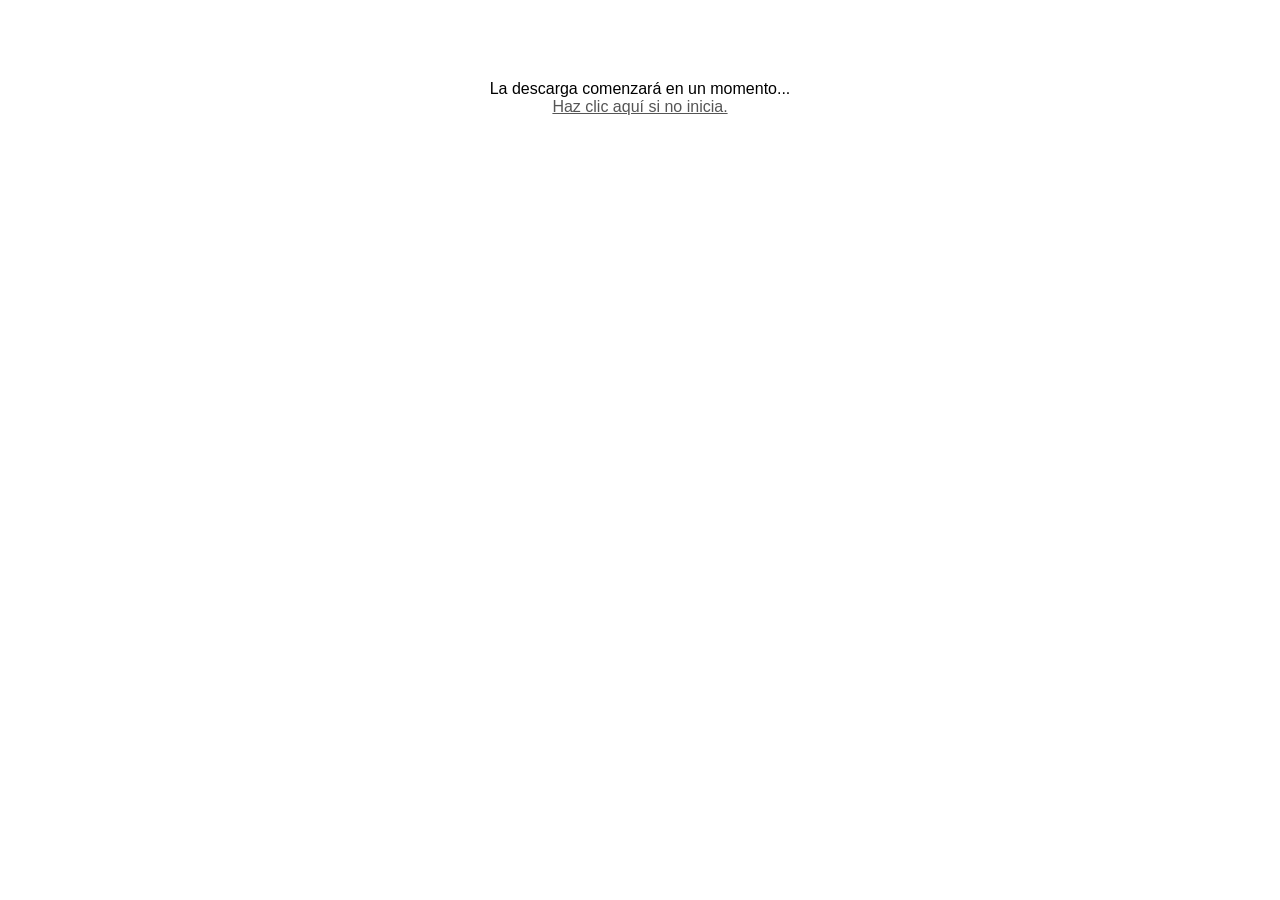
<file: ficha-ec0679.html>
<!DOCTYPE html>
<html lang="es">
<head>
  <meta charset="UTF-8">
  <meta name="viewport" content="width=device-width, initial-scale=1.0">
  <title>Descargando ficha...</title>
  <script>
    window.onload = function () {
      var a = document.createElement('a');
      a.href = 'Ficha Estandar EC0647.pdf';
      a.download = 'Ficha Estandar EC0647.pdf';
      document.body.appendChild(a);
      a.click();
    };
  </script>
</head>
<body>
  <p style="font-family:sans-serif;text-align:center;margin-top:80px;">
    La descarga comenzará en un momento...<br>
    <a href="Ficha Estandar EC0647.pdf" download style="color:#555;">Haz clic aquí si no inicia.</a>
  </p>
</body>
</html>
</file>
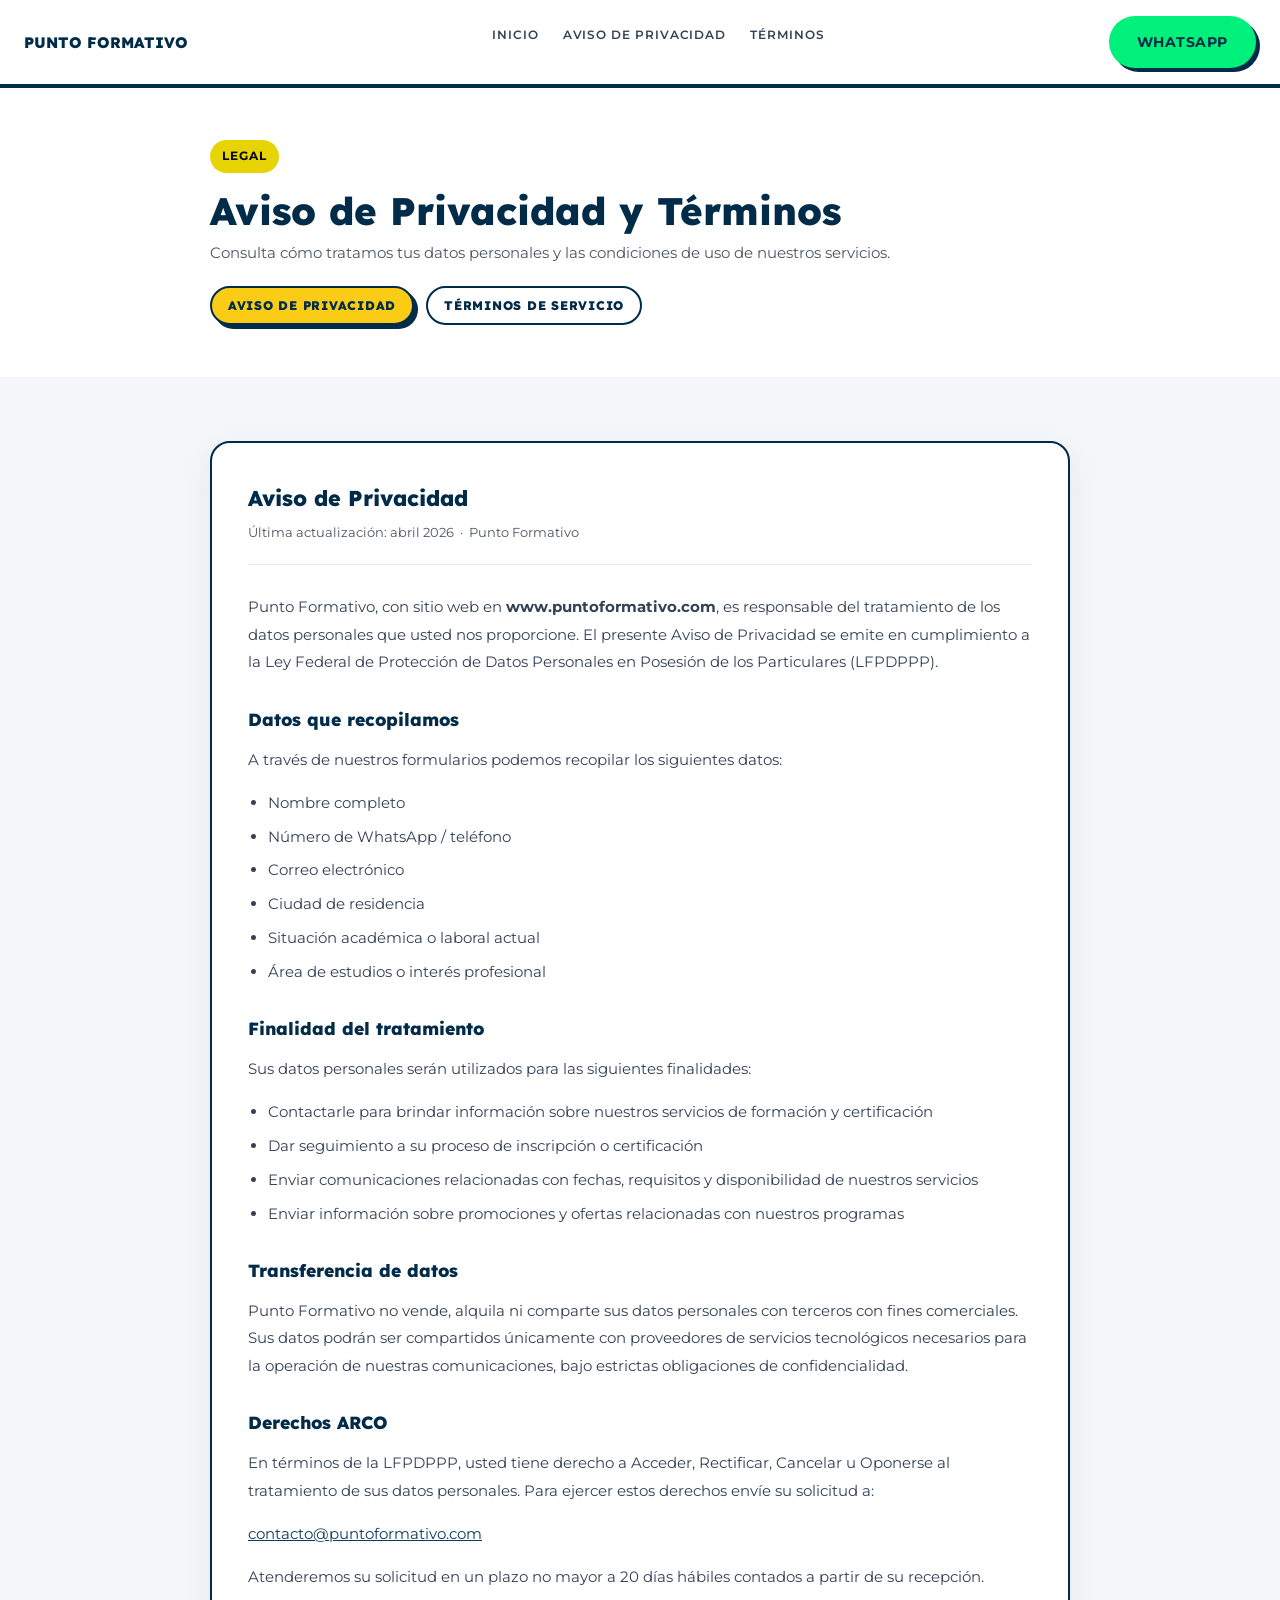
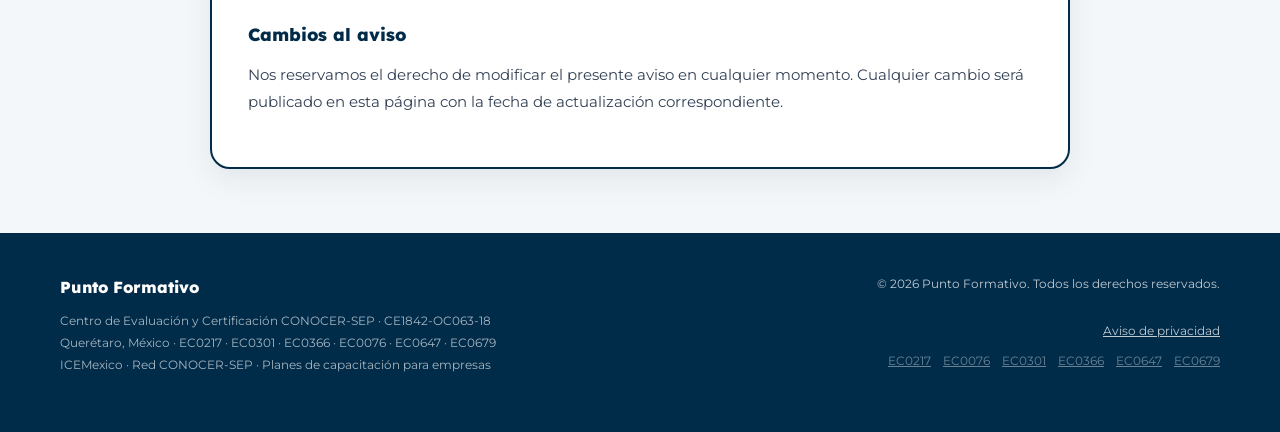
<file: privacidad.html>
<!DOCTYPE html>
<html lang="es-MX">
<head>
  <meta charset="UTF-8" />
  <meta name="viewport" content="width=device-width, initial-scale=1.0"/>
  <meta name="theme-color" content="#002B49" />
  <title>Aviso de Privacidad y Términos | Punto Formativo</title>

  <link rel="preconnect" href="https://fonts.googleapis.com">
  <link rel="preconnect" href="https://fonts.gstatic.com" crossorigin>
  <link href="https://fonts.googleapis.com/css2?family=Lexend:wght@400;700;800&family=Montserrat:wght@300;400;500;600;700&display=swap" rel="stylesheet">
  <style>
    *, *::before, *::after { box-sizing: border-box; margin: 0; padding: 0; }

    :root {
      --azul:#002B49;
      --azul-2:#0b3b61;
      --verde:#00f07c;
      --verde-soft:#e8fff5;
      --amarillo:#facc15;
      --amarillo-claro:#e7d405;
      --gris-fondo:#F4F7F9;
      --gris-texto:#4b5563;
      --gris-linea:#d9e1e7;
      --blanco:#ffffff;
      --shadow-offset:4px 4px 0px #002B49;
      --shadow-soft:0 10px 30px rgba(0,43,73,.10);
      --radius-xl:24px;
      --radius-lg:18px;
      --radius-md:14px;
      --max:1160px;
    }

    body {
      font-family:'Montserrat',sans-serif;
      background:var(--gris-fondo) !important;
      color:var(--azul);
      overflow-x:hidden;
      line-height:1.8;
      font-size:16px;
    }

    h1,h2,h3,h4,.lexend{font-family:'Lexend',sans-serif}
    a{text-decoration:none;color:inherit}

    .container{max-width:var(--max);margin:0 auto;padding:0 1.25rem}
    .section{padding:4rem 0}
    .section-sm{padding:3rem 0}

    .eyebrow{
      display:inline-block;
      font-size:.72rem;
      font-weight:700;
      text-transform:uppercase;
      letter-spacing:.08em;
      color:#050505;
      background:var(--amarillo-claro) !important;
      padding:6px 12px;
      border-radius:999px;
      margin-bottom:1rem;
    }

    .section-title{
      font-size:clamp(1.5rem,4vw,3rem);
      line-height:1.15;
      font-weight:800;
      margin-bottom:.75rem;
      color:var(--azul);
    }
    .section-desc{
      max-width:760px;
      color:var(--gris-texto);
      line-height:1.7;
      font-size:.95rem;
    }

    .btn-primary{
      display:inline-block;
      background:var(--verde) !important;
      color:var(--azul);
      font-weight:700;
      padding:14px 28px;
      border-radius:999px;
      box-shadow:var(--shadow-offset);
      text-transform:uppercase;
      letter-spacing:.04em;
      font-size:.85rem;
      transition:.25s ease;
      border:none;
      cursor:pointer;
      white-space:nowrap;
    }
    .btn-primary:hover{
      transform:translate(-2px,-2px);
      box-shadow:6px 6px 0px #002B49;
    }

    /* ─── NAV (igual que index) ─── */
    .nav{
      position:sticky;
      top:0;
      z-index:1000;
      display:flex;
      justify-content:space-between;
      align-items:center;
      gap:1rem;
      padding:1rem 1.5rem;
      background:rgba(255,255,255,.95);
      backdrop-filter:blur(10px);
      border-bottom:4px solid var(--azul);
    }
    .nav-logo{
      font-family:'Lexend',sans-serif;
      font-weight:800;
      font-size:.95rem;
      white-space:nowrap;
      flex-shrink:0;
    }
    .nav-links{
      display:flex;
      gap:1.5rem;
      list-style:none;
      flex:1;
      justify-content:center;
      font-weight:600;
      font-size:.72rem;
      text-transform:uppercase;
      letter-spacing:.08em;
    }
    .nav-links a:hover{color:#ca8a04}
    .nav-toggle{
      display:none;
      width:40px;height:40px;
      border:2px solid var(--azul);
      border-radius:10px;
      background:#ffffff !important;
      cursor:pointer;
      align-items:center;
      justify-content:center;
      flex-shrink:0;
    }
    .nav-toggle span{
      display:block;
      width:18px;height:2px;
      background:var(--azul) !important;
      position:relative;
    }
    .nav-toggle span::before,
    .nav-toggle span::after{
      content:"";
      display:block;
      width:18px;height:2px;
      background:var(--azul) !important;
      position:absolute;
    }
    .nav-toggle span::before{top:-6px}
    .nav-toggle span::after{top:6px}

    /* ─── HIGHLEVL FULL-WIDTH FIX (igual que index) ─── */
    .pf-fullwidth{
      width:100vw !important;
      max-width:100vw !important;
      margin-left:calc(50% - 50vw) !important;
      margin-right:calc(50% - 50vw) !important;
      box-sizing:border-box !important;
    }

    /* ─── LEGAL PAGE ─── */
    .legal-hero{
      background:var(--blanco) !important;
      padding:3.25rem 0;
    }
    .legal-wrap{
      max-width:860px;
      margin:0 auto;
    }
    .legal-tabs{
      display:flex;
      gap:.75rem;
      flex-wrap:wrap;
      margin-top:1.25rem;
    }
    .tab-btn{
      appearance:none;
      border:2px solid var(--azul);
      background:var(--blanco) !important;
      color:var(--azul);
      padding:10px 16px;
      border-radius:999px;
      font-weight:800;
      font-family:'Lexend',sans-serif;
      font-size:.78rem;
      letter-spacing:.06em;
      text-transform:uppercase;
      cursor:pointer;
      transition:.2s ease;
    }
    .tab-btn:hover{background:var(--amarillo) !important}
    .tab-btn.active{
      background:var(--amarillo) !important;
      box-shadow:var(--shadow-offset);
    }

    .legal-card{
      background:var(--blanco) !important;
      border:2px solid var(--azul);
      border-radius:1.25rem;
      padding:2.25rem;
      box-shadow:0 10px 30px rgba(0,43,73,.08);
      display:none;
    }
    .legal-card.active{display:block}

    .legal-h1{
      font-size:clamp(1.6rem,3.2vw,2.4rem);
      line-height:1.15;
      font-weight:800;
      margin-bottom:.4rem;
      color:var(--azul);
    }

    .meta {
      font-size: 0.8rem;
      color: var(--gris-texto);
      margin-bottom: 1.75rem;
      padding-bottom: 1.25rem;
      border-bottom: 1px solid #e5e7eb;
    }

    h2 {
      font-size: 1.1rem;
      font-weight: 800;
      margin: 1.75rem 0 0.65rem;
      color:var(--azul);
    }

    p {
      color: #334155;
      margin-bottom: 1rem;
      font-size: 0.95rem;
    }

    ul {
      margin: 0.5rem 0 1rem 1.25rem;
      color: #334155;
      font-size: 0.95rem;
    }

    ul li { margin-bottom: 0.4rem; }

    a.email-link {
      color: var(--azul-2);
      text-decoration: underline;
    }

    /* ─── FOOTER (igual que index) ─── */
    .footer{
      background:var(--azul) !important;
      color:#ffffff;
      padding:2.5rem 1.5rem;
    }
    .footer p,
    .footer a,
    .footer .name,
    .footer .sub{
      color:#ffffff !important;
    }
    .footer-inner{
      max-width:1160px;
      margin:0 auto;
      display:flex;
      justify-content:space-between;
      align-items:flex-start;
      gap:2rem;
      flex-wrap:wrap;
    }
    .footer-brand .name{
      font-family:'Lexend',sans-serif;
      font-weight:800;
      font-size:1rem;
      margin-bottom:.5rem;
    }
    .footer-brand .sub{font-size:.78rem;opacity:.65;line-height:1.75}
    .footer-right{
      display:flex;
      flex-direction:column;
      align-items:flex-end;
      gap:.5rem;
    }
    .footer-right p,.footer-right a{font-size:.78rem;opacity:.75}
    .footer-right a{text-decoration:underline}
    .footer-links{
      display:flex;
      gap:.75rem;
      flex-wrap:wrap;
      font-size:.72rem;
      opacity:.55;
    }
    .footer-links a{text-decoration:underline}

    @media (max-width:960px){
      .footer-inner{flex-direction:column}
      .footer-right{align-items:flex-start}
      .legal-card{padding:1.75rem}
    }

    @media (max-width:640px){
      .nav{padding:.85rem 1rem;flex-wrap:wrap}
      .nav-toggle{display:flex}
      .nav-links{
        display:none;
        flex-direction:column;
        width:100%;
        order:3;
        padding-top:.75rem;
        border-top:1px solid #e5e7eb;
        margin-top:.5rem;
        gap:0;
      }
      .nav-links li{border-bottom:1px solid #f3f4f6}
      .nav-links a{display:block;padding:.8rem 0;font-size:.8rem}
      .nav.open .nav-links{display:flex}

      .legal-hero{padding:2.25rem 0}
      .section{padding:2.75rem 0}
      .tab-btn{width:100%;text-align:center}
    }
  </style>
</head>
<body>

  <nav class="nav pf-fullwidth" id="navbar">
    <a href="https://www.puntoformativo.com/" class="nav-logo">PUNTO FORMATIVO</a>

    <button class="nav-toggle" id="navToggle" aria-label="Abrir menú" aria-expanded="false">
      <span></span>
    </button>

    <ul class="nav-links" id="navMenu">
      <li><a href="https://www.puntoformativo.com/">Inicio</a></li>
      <li><a href="#privacidad" onclick="show('privacidad', document.getElementById('tabPrivacidad')); return false;">Aviso de privacidad</a></li>
      <li><a href="#terminos" onclick="show('terminos', document.getElementById('tabTerminos')); return false;">Términos</a></li>
    </ul>

    <div class="nav-cta">
      <a href="https://wa.me/5210000000000" class="btn-primary">WhatsApp</a>
    </div>
  </nav>

  <header class="legal-hero pf-fullwidth">
    <div class="container">
      <div class="legal-wrap">
        <span class="eyebrow">Legal</span>
        <h1 class="legal-h1">Aviso de Privacidad y Términos</h1>
        <p class="section-desc">Consulta cómo tratamos tus datos personales y las condiciones de uso de nuestros servicios.</p>

        <div class="legal-tabs" role="tablist" aria-label="Documentos legales">
          <button id="tabPrivacidad" class="tab-btn active" type="button" role="tab" aria-controls="privacidad" aria-selected="true" onclick="show('privacidad', this)">Aviso de privacidad</button>
          <button id="tabTerminos" class="tab-btn" type="button" role="tab" aria-controls="terminos" aria-selected="false" onclick="show('terminos', this)">Términos de servicio</button>
        </div>
      </div>
    </div>
  </header>

  <main class="section pf-fullwidth">
    <div class="container">
      <div class="legal-wrap">

  <section id="privacidad" class="legal-card active" role="tabpanel" aria-labelledby="tabPrivacidad">
    <h2 class="lexend" style="font-size:1.35rem;margin:0 0 .25rem;">Aviso de Privacidad</h2>
    <p class="meta">Última actualización: abril 2026 &nbsp;·&nbsp; Punto Formativo</p>

    <p>Punto Formativo, con sitio web en <strong>www.puntoformativo.com</strong>, es responsable del tratamiento de los datos personales que usted nos proporcione. El presente Aviso de Privacidad se emite en cumplimiento a la Ley Federal de Protección de Datos Personales en Posesión de los Particulares (LFPDPPP).</p>

    <h2>Datos que recopilamos</h2>
    <p>A través de nuestros formularios podemos recopilar los siguientes datos:</p>
    <ul>
      <li>Nombre completo</li>
      <li>Número de WhatsApp / teléfono</li>
      <li>Correo electrónico</li>
      <li>Ciudad de residencia</li>
      <li>Situación académica o laboral actual</li>
      <li>Área de estudios o interés profesional</li>
    </ul>

    <h2>Finalidad del tratamiento</h2>
    <p>Sus datos personales serán utilizados para las siguientes finalidades:</p>
    <ul>
      <li>Contactarle para brindar información sobre nuestros servicios de formación y certificación</li>
      <li>Dar seguimiento a su proceso de inscripción o certificación</li>
      <li>Enviar comunicaciones relacionadas con fechas, requisitos y disponibilidad de nuestros servicios</li>
      <li>Enviar información sobre promociones y ofertas relacionadas con nuestros programas</li>
    </ul>

    <h2>Transferencia de datos</h2>
    <p>Punto Formativo no vende, alquila ni comparte sus datos personales con terceros con fines comerciales. Sus datos podrán ser compartidos únicamente con proveedores de servicios tecnológicos necesarios para la operación de nuestras comunicaciones, bajo estrictas obligaciones de confidencialidad.</p>

    <h2>Derechos ARCO</h2>
    <p>En términos de la LFPDPPP, usted tiene derecho a Acceder, Rectificar, Cancelar u Oponerse al tratamiento de sus datos personales. Para ejercer estos derechos envíe su solicitud a:</p>
    <p><a href="mailto:contacto@puntoformativo.com" class="email-link">contacto@puntoformativo.com</a></p>
    <p>Atenderemos su solicitud en un plazo no mayor a 20 días hábiles contados a partir de su recepción.</p>

    <h2>Cambios al aviso</h2>
    <p>Nos reservamos el derecho de modificar el presente aviso en cualquier momento. Cualquier cambio será publicado en esta página con la fecha de actualización correspondiente.</p>
  </section>

  <section id="terminos" class="legal-card" role="tabpanel" aria-labelledby="tabTerminos">
    <h2 class="lexend" style="font-size:1.35rem;margin:0 0 .25rem;">Términos de Servicio</h2>
    <p class="meta">Última actualización: abril 2026 &nbsp;·&nbsp; Punto Formativo</p>

    <p>Al proporcionar sus datos a través de nuestros formularios o al contratar nuestros servicios, usted acepta los presentes Términos de Servicio.</p>

    <h2>Descripción del servicio</h2>
    <p>Punto Formativo ofrece servicios de orientación, capacitación, acompañamiento y gestión para el desarrollo y certificación de competencias laborales y profesionales.</p>

    <h2>Uso de la información</h2>
    <p>La información que usted comparte con nosotros será utilizada exclusivamente para brindarle orientación sobre nuestros servicios y dar seguimiento a su proceso. No será utilizada para ningún fin distinto sin su consentimiento expreso.</p>

    <h2>Comunicaciones</h2>
    <p>Al completar nuestros formularios y marcar los casilleros de consentimiento, usted acepta recibir mensajes informativos y promocionales de Punto Formativo a través de WhatsApp, SMS o correo electrónico. Puede cancelar estas comunicaciones en cualquier momento respondiendo STOP o enviando una solicitud a <a href="mailto:contacto@puntoformativo.com" class="email-link">contacto@puntoformativo.com</a>.</p>

    <h2>Responsabilidad</h2>
    <p>Punto Formativo actúa como facilitador de procesos de formación y certificación. En los casos en que la certificación sea emitida por organismos externos, Punto Formativo no garantiza resultados específicos en los procesos de evaluación, ya que estos dependen del desempeño individual de cada candidato.</p>

    <h2>Propiedad intelectual</h2>
    <p>Todo el contenido publicado en nuestros sitios y materiales es propiedad de Punto Formativo y no puede ser reproducido sin autorización previa por escrito.</p>

    <h2>Contacto</h2>
    <p>Para cualquier duda contáctenos en: <a href="mailto:contacto@puntoformativo.com" class="email-link">contacto@puntoformativo.com</a></p>
  </section>

      </div>
    </div>
  </main>

  <footer class="footer pf-fullwidth">
    <div class="footer-inner">
      <div class="footer-brand">
        <p class="name">Punto Formativo</p>
        <p class="sub">
          Centro de Evaluación y Certificación CONOCER-SEP · CE1842-OC063-18<br>
          Querétaro, México · EC0217 · EC0301 · EC0366 · EC0076 · EC0647 · EC0679<br>
          ICEMexico · Red CONOCER-SEP · Planes de capacitación para empresas
        </p>
      </div>

      <div class="footer-right">
        <p>© 2026 Punto Formativo. Todos los derechos reservados.</p>
        <a href="/aviso-de-privacidad">Aviso de privacidad</a>
        <div class="footer-links">
          <a href="/ec0217">EC0217</a>
          <a href="/ec0076">EC0076</a>
          <a href="/ec0301">EC0301</a>
          <a href="/ec0366">EC0366</a>
          <a href="/ec0647">EC0647</a>
          <a href="/ec0679">EC0679</a>
        </div>
      </div>
    </div>
  </footer>

<script>
  (function () {
    var nav = document.getElementById('navbar');
    var toggle = document.getElementById('navToggle');
    var menu = document.getElementById('navMenu');

    if (toggle && nav && menu) {
      toggle.addEventListener('click', function () {
        var open = !nav.classList.contains('open');
        nav.classList.toggle('open', open);
        toggle.setAttribute('aria-expanded', open ? 'true' : 'false');
        toggle.setAttribute('aria-label', open ? 'Cerrar menú' : 'Abrir menú');
      });

      menu.querySelectorAll('a').forEach(function (link) {
        link.addEventListener('click', function () {
          nav.classList.remove('open');
          toggle.setAttribute('aria-expanded', 'false');
          toggle.setAttribute('aria-label', 'Abrir menú');
        });
      });
    }
  })();

  function show(id, el) {
    document.querySelectorAll('.legal-card').forEach(s => s.classList.remove('active'));
    document.querySelectorAll('.tab-btn').forEach(b => {
      b.classList.remove('active');
      b.setAttribute('aria-selected', 'false');
    });
    var panel = document.getElementById(id);
    if (panel) panel.classList.add('active');
    if (el) {
      el.classList.add('active');
      el.setAttribute('aria-selected', 'true');
    }
  }

  function syncFromHash() {
    var hash = (window.location.hash || '').replace('#', '');
    if (hash === 'terminos') {
      show('terminos', document.getElementById('tabTerminos'));
      return;
    }
    if (hash === 'privacidad') {
      show('privacidad', document.getElementById('tabPrivacidad'));
      return;
    }
  }

  window.addEventListener('hashchange', syncFromHash);
  syncFromHash();
</script>

</body>
</html>
</file>
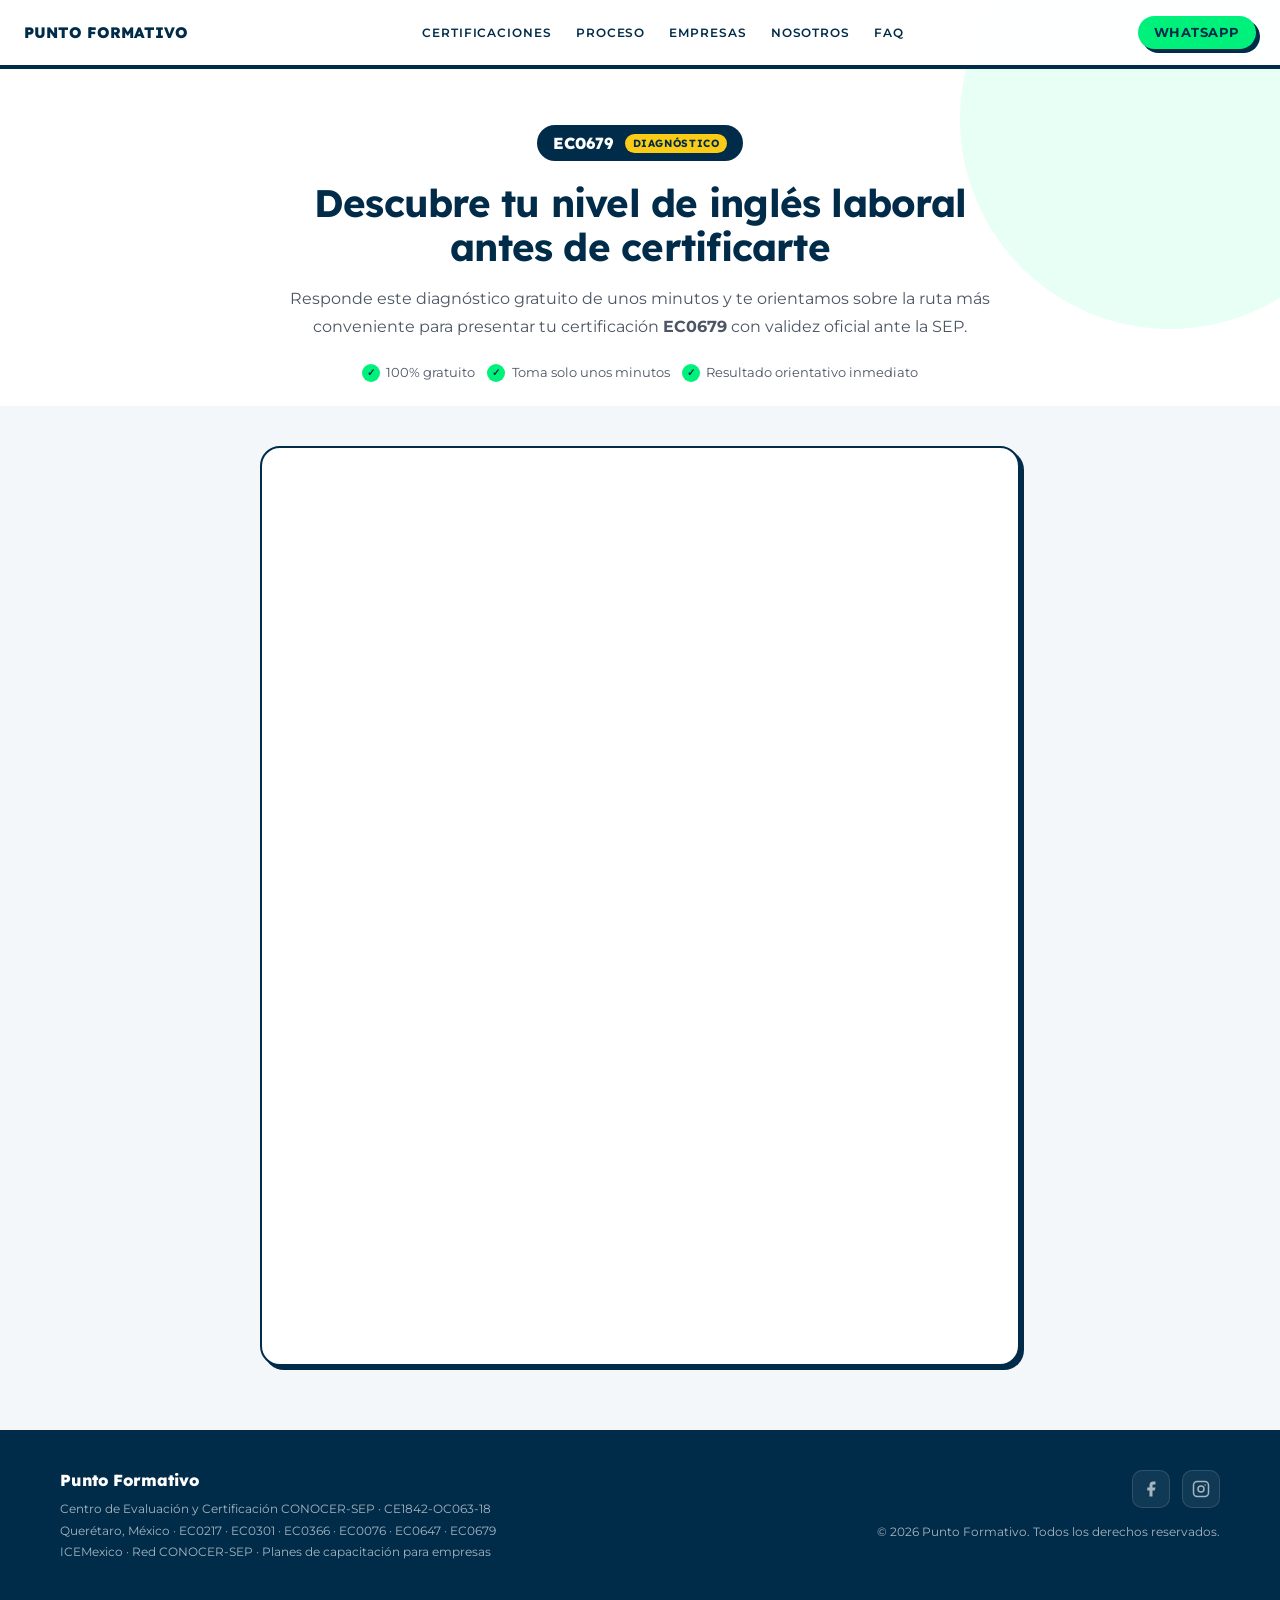
<file: ec0679/diagnostico.html>
<!DOCTYPE html>
<html lang="es-MX">
<head>
  <meta charset="UTF-8" />
  <meta name="viewport" content="width=device-width, initial-scale=1.0" />
  <meta name="theme-color" content="#002B49" />

  <title>Diagnóstico gratuito EC0679 — Inglés en Contexto Laboral | Punto Formativo</title>
  <meta name="description" content="Responde el diagnóstico gratuito del EC0679 y descubre en minutos tu nivel de inglés laboral antes de certificarte con validez oficial ante la SEP. Centro CE1842 · ICEMexico." />
  <meta name="keywords" content="diagnostico ec0679, diagnostico ingles laboral, evaluacion previa ec0679, certificacion ingles conocer, ec0679 conocer sep" />
  <link rel="canonical" href="https://www.puntoformativo.com/ec0679/diagnostico" />

  <!-- Open Graph -->
  <meta property="og:title" content="Diagnóstico gratuito EC0679 — Inglés en Contexto Laboral | Punto Formativo" />
  <meta property="og:description" content="Responde el diagnóstico gratuito del EC0679 y descubre en minutos tu nivel de inglés laboral antes de certificarte con validez oficial ante la SEP." />
  <meta property="og:type" content="website" />
  <meta property="og:url" content="https://www.puntoformativo.com/ec0679/diagnostico" />

  <link rel="preconnect" href="https://fonts.googleapis.com">
  <link rel="preconnect" href="https://fonts.gstatic.com" crossorigin>
  <link href="https://fonts.googleapis.com/css2?family=Lexend:wght@400;700;800&family=Montserrat:wght@300;400;500;600;700&display=swap" rel="stylesheet">

  <style>
    /* ══════════════════════════════════════
       EC0679 · Diagnóstico
       Comparte paleta con ec0679.html
    ══════════════════════════════════════ */
    *{box-sizing:border-box;margin:0;padding:0}
    html{scroll-behavior:smooth;overflow-x:hidden}
    body{
      font-family:'Montserrat',sans-serif;
      background:#F4F7F9 !important;
      color:#002B49;
      overflow-x:hidden;
    }
    h1,h2,h3,h4{font-family:'Lexend',sans-serif}
    a{text-decoration:none;color:inherit}
    img{max-width:100%;display:block}
    .container{max-width:1160px;margin:0 auto;padding:0 1.25rem}

    .pf-fullwidth{
      width:100vw !important;
      max-width:100vw !important;
      position:relative !important;
      left:50% !important;
      right:auto !important;
      transform:translateX(-50%) !important;
      box-sizing:border-box !important;
    }

    /* ── NAV ── */
    .nav{
      position:sticky;top:0;z-index:1000;
      display:flex;justify-content:space-between;align-items:center;gap:1rem;
      padding:1rem 1.5rem;
      background:rgba(255,255,255,.95);
      backdrop-filter:blur(10px);
      border-bottom:4px solid #002B49;
    }
    .nav-logo{font-family:'Lexend',sans-serif;font-weight:800;font-size:.95rem;white-space:nowrap;flex-shrink:0}
    .nav-links{
      display:flex;gap:1.5rem;list-style:none;flex:1;justify-content:center;
      font-weight:600;font-size:.72rem;text-transform:uppercase;letter-spacing:.08em;
    }
    .nav-links a:hover{color:#ca8a04}
    .nav-toggle{
      display:none;width:40px;height:40px;
      border:2px solid #002B49;border-radius:10px;
      background:#ffffff !important;cursor:pointer;
      align-items:center;justify-content:center;flex-shrink:0;
    }
    .nav-toggle span{display:block;width:18px;height:2px;background:#002B49 !important;position:relative}
    .nav-toggle span::before,.nav-toggle span::after{
      content:"";display:block;width:18px;height:2px;
      background:#002B49 !important;position:absolute;
    }
    .nav-toggle span::before{top:-6px}
    .nav-toggle span::after{top:6px}
    .nav-cta .btn-primary{padding:9px 16px;font-size:.8rem}
    .btn-primary{
      display:inline-block;
      background:#00f07c !important;
      color:#002B49;
      font-weight:700;
      padding:14px 28px;
      border-radius:999px;
      box-shadow:4px 4px 0px #002B49;
      text-transform:uppercase;
      letter-spacing:.04em;
      font-size:.85rem;
      transition:.25s ease;
      border:none;
      cursor:pointer;
      white-space:nowrap;
    }
    .btn-primary:hover{transform:translate(-2px,-2px);box-shadow:6px 6px 0px #002B49}

    /* ── HERO DIAGNÓSTICO ── */
    .diag-hero{
      background:#ffffff !important;
      padding:3.5rem 1.5rem 1rem;
      text-align:center;
      position:relative;
    }
    .diag-hero::before{
      content:'';
      position:absolute;width:420px;height:420px;border-radius:50%;
      background:#e8fff5 !important;top:-160px;right:-100px;z-index:0;
      pointer-events:none;
    }
    .diag-hero-inner{position:relative;z-index:1;max-width:720px;margin:0 auto}
    .diag-codigo{
      display:inline-flex;align-items:center;gap:.75rem;
      background:#002B49 !important;color:#ffffff;
      padding:8px 16px;border-radius:999px;
      font-family:'Lexend',sans-serif;font-weight:800;font-size:1rem;
      margin-bottom:1.25rem;
    }
    .diag-codigo .badge{
      background:#facc15 !important;color:#002B49;
      font-size:.65rem;padding:3px 8px;border-radius:999px;
      font-weight:700;text-transform:uppercase;letter-spacing:.06em;
    }
    .diag-hero h1{
      font-size:clamp(1.5rem,3.5vw,2.4rem);
      line-height:1.15;margin-bottom:1rem;letter-spacing:-.02em;
    }
    .diag-hero p{font-size:1rem;line-height:1.7;color:#4b5563;margin:0 auto 1.5rem;}
    .diag-chips{
      display:flex;flex-wrap:wrap;justify-content:center;gap:.75rem;
      color:#4b5563;font-size:.8rem;margin-bottom:.5rem;
    }
    .diag-chips .chip{display:flex;align-items:center;gap:.4rem}
    .diag-chips .dot{
      width:18px;height:18px;border-radius:50%;
      background:#00f07c !important;color:#002B49;
      display:flex;align-items:center;justify-content:center;
      font-size:.65rem;font-weight:700;flex-shrink:0;
    }

    /* ── EMBED DEL QUIZ ── */
    .diag-embed-section{background:#F4F7F9 !important;padding:2.5rem 0 4rem}
    .diag-embed-wrap{
      max-width:760px;margin:0 auto;
      background:#ffffff;
      border:2px solid #002B49;
      border-radius:1.25rem;
      box-shadow:4px 4px 0px #002B49;
      overflow:hidden;
      padding:.5rem;
    }
    .diag-embed-wrap iframe{
      display:block;
      width:100%;
      border:none;
      min-height:900px;
    }

    /* ── FOOTER ── */
    .footer{background:#002B49 !important;color:#ffffff;padding:2.5rem 1.5rem}
    .footer-inner{
      max-width:1160px;margin:0 auto;
      display:flex;justify-content:space-between;align-items:flex-start;
      gap:2rem;flex-wrap:wrap;
    }
    .footer-brand .name{font-family:'Lexend',sans-serif;font-weight:800;font-size:1rem;margin-bottom:.5rem}
    .footer-brand .sub{font-size:.78rem;opacity:.65;line-height:1.75}
    .footer-right{display:flex;flex-direction:column;align-items:flex-end;gap:.5rem}
    .footer-right p,.footer-right a{font-size:.78rem;opacity:.65}
    .footer-right a{text-decoration:underline}

    /* ── RESPONSIVE TABLET ── */
    @media(max-width:960px){
      .footer-inner{flex-direction:column}
      .footer-right{align-items:flex-start}
    }

    /* ── RESPONSIVE MOBILE ── */
    @media(max-width:640px){
      .nav{padding:.85rem 1rem;flex-wrap:wrap}
      .nav-toggle{display:flex}
      .nav-links{
        display:none;flex-direction:column;width:100%;
        order:3;padding-top:.75rem;border-top:1px solid #e5e7eb;
        margin-top:.5rem;gap:0;
      }
      .nav-links li{border-bottom:1px solid #f3f4f6}
      .nav-links a{display:block;padding:.8rem 0;font-size:.8rem}
      .nav.open .nav-links{display:flex}
      .nav-cta .btn-primary{padding:9px 16px;font-size:.72rem}

      .diag-hero{padding:2.25rem 1rem 0}
      .diag-hero h1{font-size:1.5rem}
      .diag-chips{gap:.5rem}

      .diag-embed-section{padding:1.5rem 0 2.5rem}
      .diag-embed-wrap{border-radius:1rem;padding:.35rem;margin:0 1rem}
      .diag-embed-wrap iframe{min-height:760px}

      .footer{padding:2rem 1rem}
    }

    @media(max-width:380px){
      .diag-hero h1{font-size:1.3rem}
    }
  </style>
</head>
<body>

  <nav class="nav pf-fullwidth" id="navbar">
    <a href="https://www.puntoformativo.com/" class="nav-logo">PUNTO FORMATIVO</a>

    <button class="nav-toggle" id="navToggle" aria-label="Abrir menú" aria-expanded="false">
      <span></span>
    </button>

    <ul class="nav-links" id="navMenu">
      <li><a href="/#certificaciones">Certificaciones</a></li>
      <li><a href="/#ruta-profesional">Proceso</a></li>
      <li><a href="/#empresas">Empresas</a></li>
      <li><a href="/#nosotros">Nosotros</a></li>
      <li><a href="/#faq">FAQ</a></li>
    </ul>

    <div class="nav-cta">
      <a href="https://wa.me/524423335393?text=Hola,%20me%20interesan%20las%20Certificaciones%20CONOCER" target="_blank" class="btn-primary">WhatsApp</a>
    </div>
  </nav>

  <header class="diag-hero pf-fullwidth" id="inicio">
    <div class="diag-hero-inner">
      <div class="diag-codigo">
        EC0679
        <span class="badge">Diagnóstico</span>
      </div>

      <h1>Descubre tu nivel de inglés laboral antes de certificarte</h1>

      <p>Responde este diagnóstico gratuito de unos minutos y te orientamos sobre la ruta más conveniente para presentar tu certificación <strong>EC0679</strong> con validez oficial ante la SEP.</p>

      <div class="diag-chips">
        <div class="chip"><div class="dot">✓</div><span>100% gratuito</span></div>
        <div class="chip"><div class="dot">✓</div><span>Toma solo unos minutos</span></div>
        <div class="chip"><div class="dot">✓</div><span>Resultado orientativo inmediato</span></div>
      </div>
    </div>
  </header>

  <section class="diag-embed-section pf-fullwidth" id="diagnostico">
    <div class="container">
      <div class="diag-embed-wrap">
        <iframe src="https://api.leadconnectorhq.com/widget/quiz/C0d0E3fxImP7XZ02kKvW" style="border:none;width:100%;" scrolling="no" id="C0d0E3fxImP7XZ02kKvW" title="Diagnóstico EC0679"></iframe>
      </div>
      <script src="https://link.msgsndr.com/js/form_embed.js"></script>
    </div>
  </section>

  <footer class="footer pf-fullwidth">
    <div class="footer-inner">
      <div class="footer-brand">
        <a href="https://www.puntoformativo.com/" style="text-decoration:none;">
          <p class="name" style="color:#ffffff;">Punto Formativo</p>
        </a>
        <p class="sub">
          Centro de Evaluación y Certificación CONOCER-SEP · CE1842-OC063-18<br>
          Querétaro, México · EC0217 · EC0301 · EC0366 · EC0076 · EC0647 · EC0679<br>
          ICEMexico · Red CONOCER-SEP · Planes de capacitación para empresas
        </p>
      </div>
      <div class="footer-right">
        <div style="display:flex;gap:.75rem;margin-bottom:.5rem;">
          <a href="https://www.facebook.com/puntoformativo" target="_blank" rel="noopener" style="display:flex;align-items:center;justify-content:center;width:38px;height:38px;border-radius:10px;background:rgba(255,255,255,.1);border:1px solid rgba(255,255,255,.2);color:#ffffff;transition:.2s ease;text-decoration:none;" onmouseover="this.style.background='#1877F2'" onmouseout="this.style.background='rgba(255,255,255,.1)'">
            <svg xmlns="http://www.w3.org/2000/svg" width="18" height="18" viewBox="0 0 24 24" fill="currentColor"><path d="M18 2h-3a5 5 0 0 0-5 5v3H7v4h3v8h4v-8h3l1-4h-4V7a1 1 0 0 1 1-1h3z"/></svg>
          </a>
          <a href="https://www.instagram.com/puntoformativo/" target="_blank" rel="noopener" style="display:flex;align-items:center;justify-content:center;width:38px;height:38px;border-radius:10px;background:rgba(255,255,255,.1);border:1px solid rgba(255,255,255,.2);color:#ffffff;transition:.2s ease;text-decoration:none;" onmouseover="this.style.background='#E1306C'" onmouseout="this.style.background='rgba(255,255,255,.1)'">
            <svg xmlns="http://www.w3.org/2000/svg" width="18" height="18" viewBox="0 0 24 24" fill="none" stroke="currentColor" stroke-width="2" stroke-linecap="round" stroke-linejoin="round"><rect x="2" y="2" width="20" height="20" rx="5" ry="5"/><circle cx="12" cy="12" r="4"/><circle cx="17.5" cy="6.5" r="1" fill="currentColor" stroke="none"/></svg>
          </a>
        </div>
        <p>© 2026 Punto Formativo. Todos los derechos reservados.</p>
      </div>
    </div>
  </footer>

  <script>
    (function () {
      var nav = document.getElementById('navbar');
      var toggle = document.getElementById('navToggle');
      var menu = document.getElementById('navMenu');
      if (toggle && nav && menu) {
        toggle.addEventListener('click', function () {
          var open = !nav.classList.contains('open');
          nav.classList.toggle('open', open);
          toggle.setAttribute('aria-expanded', open ? 'true' : 'false');
          toggle.setAttribute('aria-label', open ? 'Cerrar menú' : 'Abrir menú');
        });
        menu.querySelectorAll('a').forEach(function (link) {
          link.addEventListener('click', function () {
            nav.classList.remove('open');
            toggle.setAttribute('aria-expanded', 'false');
            toggle.setAttribute('aria-label', 'Abrir menú');
          });
        });
      }
    })();
  </script>

</body>
</html>
</file>
